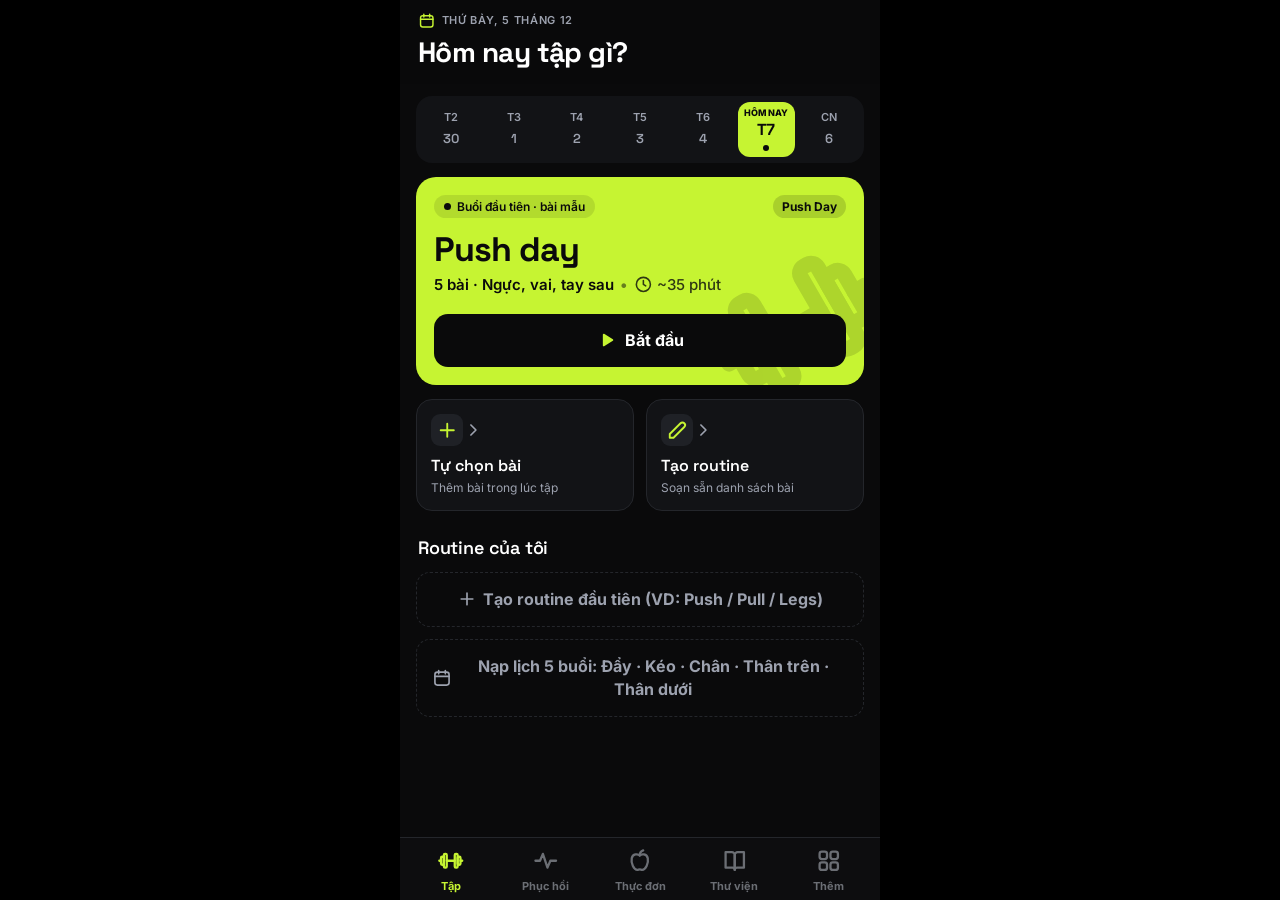
<file: index.html>
<!doctype html>
<html lang="vi">
<head>
<meta charset="utf-8">
<meta name="viewport" content="width=device-width, initial-scale=1, viewport-fit=cover, user-scalable=no">
<meta name="apple-mobile-web-app-capable" content="yes">
<meta name="mobile-web-app-capable" content="yes">
<meta name="apple-mobile-web-app-status-bar-style" content="black-translucent">
<meta name="apple-mobile-web-app-title" content="Gym Log">
<meta name="theme-color" content="#0a0a0b">
<link rel="manifest" href="manifest.webmanifest">
<link rel="apple-touch-icon" href="apple-touch-icon.png">
<link rel="icon" href="icon-192.png">
<title>Gym Log</title>
<link rel="stylesheet" href="css/app.css">
</head>
<body>
<header id="hdr"></header>
<main id="main"></main>

<div id="rest" hidden>
  <div class="rest-in">
    <div class="rest-ring" id="restRing"></div>
    <div class="rest-mid grow"><div class="rest-k">Nghỉ phục hồi</div><div id="restTime">0:00</div></div>
    <button data-act="restAdj" data-d="-15">−15s</button>
    <button data-act="restAdj" data-d="15">+15s</button>
    <button class="skip" data-act="restSkip">Bỏ qua</button>
  </div>
</div>

<nav id="tabs"></nav>
<div id="sheet" hidden><div class="sheet-bg" data-act="closeSheet"></div><div class="sheet-panel" id="sheetPanel"></div></div>
<div id="toast"></div>
<div id="flash" aria-hidden="true"></div>
<input type="file" id="importFile" accept="application/json,.json" hidden>
<input type="file" id="mealFile" accept="image/*" hidden>
<input type="file" id="famFile" accept="image/*" hidden>
<input type="file" id="vaultFile" accept="image/*" hidden>
<input type="file" id="vaultImportFile" hidden>

<script src="data.js"></script>
<script src="js/core.js"></script>
<script src="js/ai.js"></script>
<script src="js/workout.js"></script>
<script src="js/coach.js"></script>
<script src="js/food.js"></script>
<script src="js/body.js"></script>
<script src="js/vault.js"></script>
<script src="js/days.js"></script>
<script src="js/views.js"></script>
<script src="js/main.js"></script>
</body>
</html>
</file>
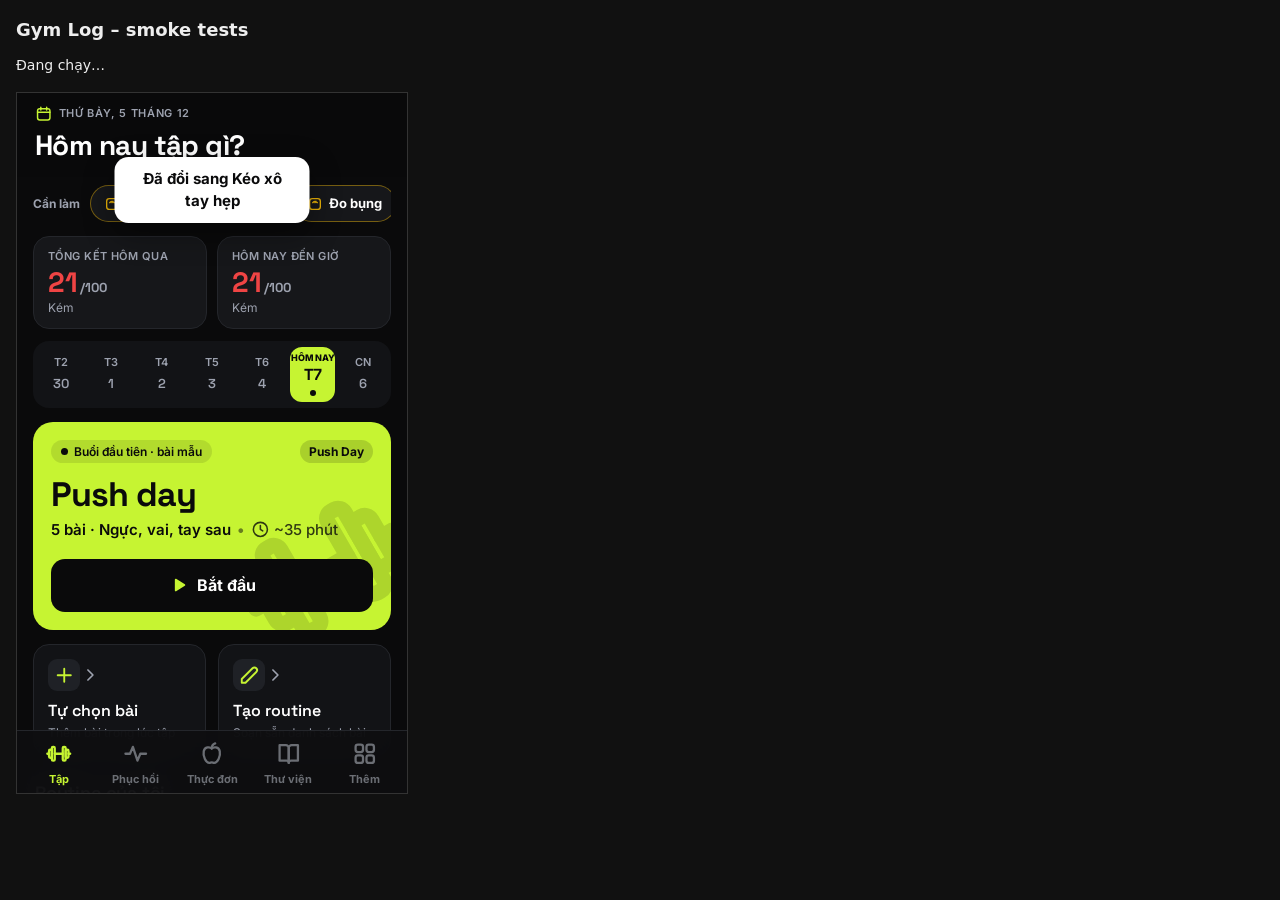
<file: test/smoke.html>
<!doctype html>
<html lang="vi">
<head>
<meta charset="utf-8">
<meta name="viewport" content="width=device-width, initial-scale=1">
<title>Gym Log – smoke tests</title>
<style>
  body { font: 14px/1.5 system-ui, sans-serif; background: #111; color: #eee; margin: 16px; }
  h1 { font-size: 18px; } .ok { color: #4ade80; } .bad { color: #f87171; } pre { white-space: pre-wrap; color: #aaa; margin: 2px 0 8px 18px; }
  iframe { width: 390px; height: 700px; border: 1px solid #333; display: block; margin-top: 16px; }
</style>
</head>
<body>
<h1>Gym Log – smoke tests</h1>
<div id="sum">Đang chạy…</div>
<div id="out"></div>
<iframe id="app" src="../index.html?test"></iframe>
<script>
// Runs the real app in an iframe and drives it through its own functions.
// The user's saved data is backed up before and restored after every run; the photo vault is never touched.
const KEY = 'gymlog.v1', out = document.getElementById('out'), results = [];
const frame = document.getElementById('app');
let ev; // evaluates code inside the app (sees its top-level let/const)
const sleep = ms => new Promise(r => setTimeout(r, ms));
const eq = (a, b, msg) => { if (JSON.stringify(a) !== JSON.stringify(b)) throw new Error(`${msg || 'expected'}: ${JSON.stringify(a)} ≠ ${JSON.stringify(b)}`); };
const ok = (v, msg) => { if (!v) throw new Error(msg || 'expected true'); };
const PROFILE = { sex: 'm', age: 21, height: 172, weight: 72, act: 1.55, goal: 'cut' };
// fresh, deterministic state for each test
function fresh(extra = '') {
  ev(`S = defaults(); S.profile = ${JSON.stringify(PROFILE)}; restEnd = 0; focusEx = null; foodDay = dayKey(); slot = null; mealDraft = null; famDraft = null; closeSheet(); tab = 'workout'; ${extra}; save(); render();`);
}
const daysAgo = n => `Date.now() - ${n} * 864e5`;
const workout = (id, ago, exs) => `{ id: '${id}', name: 'Buổi ${id}', startedAt: ${daysAgo(ago)}, endedAt: ${daysAgo(ago)} + 36e5, prs: [], exercises: ${JSON.stringify(exs)} }`;

const T = {
  'App khởi động, mọi trang render không lỗi': () => {
    fresh();
    for (const t of ['workout', 'recovery', 'nutrition', 'library', 'more', 'body', 'history', 'progress', 'settings', 'profile'])
      ev(`tab = '${t}'; render();`);
    ok(ev(`document.querySelector('#main').innerHTML.length`) > 200, 'main rỗng');
  },
  'Tập trọn một buổi: hiệp → nghỉ → chấm → lưu': async () => {
    fresh(`S.routines = [{ id: 'r1', name: 'Push', day: 1, exercises: [{ name: 'Bench Press', sets: 2, reps: '8–10' }, { name: 'Push-up', sets: 1, reps: '10–15' }] }];
      S.workouts = [${workout('old', 3, [{ name: 'Bench Press', sets: [{ w: 60, r: 9 }, { w: 60, r: 8 }] }])}]`);
    ev(`A.startRoutine({ id: 'r1' })`);
    ok(ev(`!!document.querySelector('#sheetPanel .rd-res')`), 'không hiện bảng trạng thái');
    ev(`A.readySkip()`);
    eq(ev(`S.active.exercises.map(e => e.sets.length)`), [2, 1], 'số hiệp');
    ev(`const ex = S.active.exercises[0]; ex.sets[0].w = '60'; ex.sets[0].r = '10'; A.completeSet();`);
    eq(ev(`document.querySelector('.abot').dataset.state`), 'rest', 'không vào nghỉ');
    ok(ev(`!!document.querySelector('.sfb')`), 'không chấm hiệp');
    ev(`A.setRir({ v: '2' }); stopRest(); S.active.exercises[0].sets[1].r = '8'; A.completeSet(); stopRest();`);
    await sleep(400);
    ok(ev(`document.querySelector('#sheetPanel').innerText.includes('Chấm bài')`), 'không hiện chấm bài');
    ev(`closeSheet(); A.completeSet(); stopRest(); A.finishWorkout();`);
    eq(ev(`S.active`), null, 'chưa kết thúc');
    eq(ev(`S.workouts[0].exercises.map(e => e.name + ':' + e.sets.length)`), ['Bench Press:2', 'Push-up:1']);
    eq(ev(`S.workouts[0].exercises[0].sets[0]`), { w: 60, r: 10, rir: 2 });
  },
  'Chấm từng hiệp': () => {
    fresh(`S.workouts = [${workout('o', 3, [{ name: 'Bench Press', sets: [{ w: 60, r: 9 }, { w: 60, r: 8 }] }])}];
      S.active = { name: 'T', startedAt: Date.now(), exercises: [{ name: 'Bench Press', reps: '8–10', planSets: 2, sets: [{ w: '60', r: '10', done: true }, { w: '62.5', r: '6', done: true, rir: 0 }] }] }`);
    const g0 = ev(`setGrade(S.active.exercises[0], 0)`), g1 = ev(`setGrade(S.active.exercises[0], 1)`);
    eq(g0.score, 100); eq(g0.next, 62.5); eq(g1.label, 'Tạm'); eq(g1.next, 60);
  },
  'Gợi ý tạ: lên / giữ / giảm': () => {
    fresh(`S.workouts = [${workout('a', 2, [{ name: 'Bench Press', sets: [{ w: 60, r: 10 }, { w: 60, r: 10 }] }])}]`);
    eq(ev(`weightHint('Bench Press', '8–10')`), { w: 62.5, up: true });
    fresh(`S.workouts = [${workout('a', 2, [{ name: 'Bench Press', sets: [{ w: 60, r: 9 }, { w: 60, r: 8 }] }])}]`);
    eq(ev(`weightHint('Bench Press', '8–10')`), { w: 60, up: false });
    fresh(`S.workouts = [${workout('a', 2, [{ name: 'Bench Press', sets: [{ w: 60, r: 6, rir: 0 }, { w: 60, r: 5, rir: 0 }] }])}]`);
    eq(ev(`weightHint('Bench Press', '8–10')`), { w: 57.5, up: false, down: true });
  },
  'Điểm ngày cộng đúng 100 và có giấc ngủ': () => {
    fresh(`S.sleepSince = addDays(dayKey(), -3); S.sleep = { [dayKey()]: { bed: '23:00', wake: '07:00' } }`);
    const d = ev(`dayScore(dayKey())`);
    eq(d.parts.reduce((a, p) => a + p[2], 0), 100, 'tổng điểm tối đa');
    ok(d.parts.some(p => p[0] === 'Giấc ngủ' && p[1] === 15), 'ngủ 8 tiếng phải đủ 15');
  },
  'Ngủ trưa: cộng vào giờ ngủ, tối đa 90 phút': () => {
    const pts = naps => { fresh(`S.sleepSince = addDays(dayKey(), -3); S.sleep = { [dayKey()]: { bed: '23:00', wake: '05:00' } }; S.naps = { [dayKey()]: ${JSON.stringify(naps)} }`); return ev(`dayScore(dayKey()).parts.find(p => p[0] === 'Giấc ngủ')[1]`); };
    eq(pts([]), 8, 'đêm 6 tiếng, không ngủ trưa');
    eq(pts([{ s: '12:30', e: '13:30' }]), 12, '6h + 60 phút = 7h');
    eq(pts([{ s: '12:00', e: '14:30' }]), 15, '150 phút chỉ tính 90 → 7,5h');
    ok(ev(`dayScore(dayKey()).items.some(i => /quá dài/.test(i[1]))`), 'phải nhắc ngủ trưa quá dài');
    pts([{ s: '17:00', e: '17:30' }]);
    ok(ev(`dayScore(dayKey()).items.some(i => /sau 16 giờ/.test(i[1]))`), 'phải nhắc ngủ muộn');
    // logging through the sheet: quick button, manual times, delete
    fresh();
    ev(`openNap(dayKey()); document.querySelector('[data-act="napQuick"][data-v="30"]').click()`);
    eq(ev(`napMin(dayKey())`), 30, 'nút 30 phút');
    ev(`document.querySelector('#napS').value = '14:00'; document.querySelector('#napE').value = '14:20'; document.querySelector('[data-act="saveNap"]').click()`);
    eq(ev(`napMin(dayKey())`), 50, 'thêm 20 phút bằng giờ');
    ok(ev(`dayDetail(dayKey())`).includes('Ngủ trưa <b>50 phút</b>'), 'chi tiết ngày có ngủ trưa');
    ev(`tab = 'body'; render()`); ok(ev(`!!document.querySelector('[data-act="napLog"]')`), 'trang Cơ thể có nút ngủ trưa');
    ev(`openNap(dayKey()); document.querySelector('[data-act="delNap"]').click()`);
    eq(ev(`napsOf(dayKey()).length`), 1, 'xóa một lần ngủ trưa');
  },
  'Món ăn vặt: tìm không dấu, có ảnh': async () => {
    fresh();
    ev(`openManualFood()`);
    const names = q => { ev(`renderManualList(${JSON.stringify(q)})`); return ev(`document.querySelector('#mfList').textContent`); };
    ok(names('tieu pho mai').includes('Bánh tiêu phô mai'), 'tìm "tieu pho mai"');
    ok(names('chuoi').includes('Bánh chuối nướng') && names('chuoi').includes('Bánh chuối chiên'), 'tìm "chuoi"');
    ok(names('ca vien').includes('Cá viên chiên'), 'tìm "ca vien"');
    for (const n of ['Bánh chuối nướng', 'Bánh tiêu phô mai', 'Nem chua rán']) {
      const src = ev(`dishImg(${JSON.stringify(n)})`); ok(src, 'thiếu ảnh ' + n);
      ok((await fetch('../' + src)).ok, 'không tải được ' + src);
    }
  },
  'Lịch tuần: bỏ buổi thì lùi lịch': () => {
    fresh(`S.routines = ['A', 'B', 'C'].map((n, i) => ({ id: n, name: n, day: i + 1, exercises: [{ name: 'Squat', sets: 3 }] }))`);
    const st = ev(`schedState(weekStart() + 3 * 864e5 + 10 * 36e5)`); // Thursday, nothing trained
    eq(st.due.name, 'A', 'buổi kế tiếp phải là A');
    ok(st.lag >= 3, 'phải lùi 3 buổi');
  },
  'Ăn uống: ghi món, tổng ngày, sửa món': () => {
    fresh();
    ev(`addFood([{ name: 'Phở bò', g: 500, kcal: 450, p: 25, c: 60, f: 12 }])`);
    eq(ev(`Math.round(dayTotals(dayKey()).kcal)`), 450);
    ev(`openFoodEdit(S.food[dayKey()][0].id); const g = document.querySelector('#feG'); g.value = '250'; g.dispatchEvent(new Event('input', { bubbles: true })); A.foodEditSave();`);
    eq(ev(`Math.round(S.food[dayKey()][0].kcal)`), 225, 'sửa gram phải chia đôi calo');
  },
  'Mâm cơm gia đình: đếm bát và miếng': () => {
    fresh(`S.settings.bowlG = 150`);
    ev(`openFamily(); famStep(0, 1); famStep(0, 1); famStep(0, 1); famStep(0, 1);`); // 2 bát
    ev(`famDraft.items.push({ ...famPreset(FAM[0]), n: 2 }); renderFamily();`); // 2 miếng thịt kho
    eq(Math.round(ev(`famTotals().kcal`)), 2 * 150 * 1.3 + 2 * 130);
  },
  'Gợi ý bữa tiếp vừa calo còn lại': () => {
    fresh(`S.food[dayKey()] = [{ id: 'x', t: Date.now(), name: 'X', g: 100, kcal: 900, p: 40, c: 100, f: 20 }]`);
    const r = ev(`nextMealIdeas()`);
    ok(r.ideas.length >= 2, 'phải có ít nhất 2 gợi ý');
    ok(r.ideas.every(x => x.tot.kcal <= r.Km * 1.15), 'gợi ý vượt calo bữa');
  },
  'Số set mỗi tuần: cơ chính 1, cơ phụ ½': () => {
    fresh(`S.workouts = [${workout('a', 0, [{ name: 'Bench Press', sets: [{ w: 60, r: 8 }, { w: 60, r: 8 }] }])}]`);
    const s = ev(`weekSets(weekStart())`);
    eq(s.chest.n, 2); eq(s.triceps.n, 1); eq(s.frontDelt.n, 1);
  },
  'Khởi động và lắp bánh tạ': () => {
    fresh(`S.active = { name: 'T', startedAt: Date.now(), exercises: [{ name: 'Bench Press', reps: '8–10', planSets: 3, sets: [{ w: '62.5', r: '', done: false }] }] }`);
    eq(ev(`platesText(62.5, 'bb')`), 'Mỗi bên: 20 + 1,25');
    eq(ev(`warmups(S.active.exercises[0], 0)`), [[20, 10], [25, 8], [37.5, 5], [50, 3]]);
  },
  'Đổi bài và né chỗ đau': () => {
    fresh(`S.active = { name: 'T', startedAt: Date.now(), exercises: [{ name: 'Lat Pulldown', planSets: 3, sets: [{ w: '50', r: '10', done: true }, { w: '', r: '', done: false }] }] }`);
    const c = ev(`swapCandidates('Lat Pulldown')`); ok(c.length >= 3, 'quá ít bài thay');
    ev(`swapTo(0, '${c[0]}')`);
    eq(ev(`S.active.exercises.map(e => e.sets.length)`), [1, 1], 'phải tách hiệp đã xong');
    fresh(`S.pain = [{ area: 'Vai', t: Date.now() }]`);
    eq(ev(`painHit('Overhead Press').level`), 'p');
  },
  'Hồ sơ: % mỡ, Big 3, mục tiêu, huy hiệu': () => {
    fresh(`S.body = [{ id: 'b', t: Date.now(), w: 72, waist: 84, neck: 38 }];
      S.workouts = [${workout('a', 1, [{ name: 'Bench Press', sets: [{ w: 70, r: 5 }] }])}];
      S.goals = [{ id: 'g', kind: 'lift', ex: 'Bench Press', target: 80, start: 70, t: Date.now() }]`);
    ok(Math.abs(ev(`bodyComp().bf`) - 17.5) < 1.5, '% mỡ thước dây lệch');
    ok(ev(`big3().lifts.find(l => l.n === 'Bench Press').best`) > 75);
    ok(ev(`goalStatus(S.goals[0]).pct`) >= 0);
    ev(`checkBadges(true)`); ok(ev(`Object.keys(S.badges).includes('w1')`), 'thiếu huy hiệu buổi đầu');
  },
  'Lịch tháng, báo cáo tuần, nước uống': () => {
    fresh(`S.workouts = [${workout('a', 1, [{ name: 'Squat', sets: [{ w: 80, r: 5 }] }])}]`);
    ev(`tab = 'history'; histMode = 'cal'; calMode = 'month'; render();`);
    ok(ev(`document.querySelectorAll('.c2.tr').length`) >= 1, 'không tô ngày đã tập');
    ev(`calMode = 'week'; render(); calMode = 'month';`);
    ev(`openWeekReport(); closeSheet();`);
    ev(`tab = 'nutrition'; render(); A.water({ v: '250' }); A.water({ v: '250' });`);
    eq(ev(`waterOf(dayKey())`), 500);
  },
  'Sao lưu: xuất ra JSON đọc lại được': () => {
    fresh(`S.workouts = [${workout('a', 1, [{ name: 'Squat', sets: [{ w: 80, r: 5 }] }])}]`);
    const json = ev(`JSON.stringify(S)`); const back = JSON.parse(json);
    eq(back.workouts[0].exercises[0].name, 'Squat');
  },
  'AI: đọc JSON đang viết dở': () => {
    eq(ev(`partialJSON('{"items":[{"name":"Phở","kcal":450},{"name":"Trà', true)`), { items: [{ name: 'Phở', kcal: 450 }] }, 'strict chỉ lấy món đã xong');
    eq(ev(`partialJSON('{"verdict":"Tạm","summary":"Ngủ ít')`), { verdict: 'Tạm', summary: 'Ngủ ít' }, 'chữ đang viết vẫn hiện');
    eq(ev(`partialJSON('{"a":1,"b":')`), { a: 1 }, 'khóa chưa có giá trị thì bỏ');
    eq(ev(`partialJSON('{"a":')`), null, 'chưa có gì thì không hiện');
  },
  // Gemini is replaced by a fake inside the app frame; the real key (if any) is put back afterwards.
  'AI: trả lời dần, model dự phòng khi chậm, đổi model khi quá tải': async () => {
    fresh();
    const w = frame.contentWindow, realFetch = w.fetch, realKey = w.localStorage.getItem('gymlog.geminikey'), calls = [];
    const enc = new TextEncoder(), json = (o, status = 200) => new w.Response(JSON.stringify(o), { status, headers: { 'content-type': 'application/json' } });
    const sse = (chunks, signal, gap = 30) => new w.Response(new w.ReadableStream({ async start(c) {
      for (const t of chunks) { await sleep(gap); if (signal?.aborted) { c.error(new DOMException('aborted', 'AbortError')); return; } c.enqueue(enc.encode(`data: ${JSON.stringify({ candidates: [{ content: { parts: [{ text: t }] } }], modelVersion: 'fake' })}\r\n\r\n`)); }
      c.close(); } }));
    const MEAL = JSON.stringify({ isFood: true, note: 'Ổn', items: [{ name: 'Phở', grams: 500, kcal: 450, protein: 25, carbs: 60, fat: 12 }, { name: 'Quẩy', grams: 50, kcal: 200, protein: 3, carbs: 20, fat: 12 }] });
    const pieces = s => [s.slice(0, 40), s.slice(40, 120), s.slice(120)];
    let mode = 'ok';
    w.fetch = async (url, opt) => {
      url = String(url); const model = (url.match(/models\/([^:?]+)/) || [])[1];
      if (/\/models\?/.test(url)) return json({ models: [{ name: 'models/gemini-backup-flash', supportedGenerationMethods: ['generateContent'] }] });
      calls.push({ model, body: JSON.parse(opt.body), signal: opt.signal });
      if (mode === 'slow' && model !== 'gemini-backup-flash') return new Promise((_, bad) => opt.signal.addEventListener('abort', () => bad(new DOMException('aborted', 'AbortError'))));
      if (mode === 'busy' && model !== 'gemini-backup-flash') return json({ error: { code: 503, status: 'UNAVAILABLE', message: 'high demand' } }, 503);
      return sse(pieces(MEAL), opt.signal);
    };
    w.localStorage.setItem('gymlog.geminikey', 'AIza-test');
    try {
      ev(`S.settings.ai = 'gemini'; geminiAlts = null; HEDGE_MS.MINIMAL = 200; window.__parts = []`);
      // 1) streamed: partial results arrive before the end, photo calls ask for lighter images
      let r = await ev(`aiMeal('[data-uri]', '', t => __parts.push((partialJSON(t, true)?.items || []).length))`);
      eq(r.items.length, 2, 'đủ 2 món');
      ok(ev(`__parts.length`) >= 2 && ev(`__parts[0]`) < 2, 'phải thấy kết quả dở trước khi xong');
      eq(calls[0].body.generationConfig.mediaResolution, 'MEDIA_RESOLUTION_MEDIUM', 'ảnh gửi ở độ phân giải vừa');
      // 2) main model silent: the backup starts, wins, and the main request is cancelled
      mode = 'slow'; calls.length = 0;
      r = await ev(`aiMeal(null, 'phở')`);
      eq(r.items.length, 2, 'dự phòng trả lời');
      ok(ev(`lastAI.backup`), 'phải ghi là dùng model dự phòng');
      ok(calls[0].signal.aborted, 'model chính phải bị hủy');
      ok(ev(`aiStamp()`).includes('dự phòng'), 'dòng thời gian ghi dự phòng');
      // 3) main model overloaded: retried once, then the backup answers
      mode = 'busy'; calls.length = 0;
      r = await ev(`aiMeal(null, 'phở')`);
      eq(r.items.length, 2, 'quá tải vẫn có kết quả');
      eq(calls.map(c => c.model).slice(-1)[0], 'gemini-backup-flash');
    } finally {
      w.fetch = realFetch; ev(`HEDGE_MS.MINIMAL = 8000; geminiAlts = null; lastAI = null`);
      if (realKey == null) w.localStorage.removeItem('gymlog.geminikey'); else w.localStorage.setItem('gymlog.geminikey', realKey);
    }
  },
};

(async () => {
  const backup = localStorage.getItem(KEY);
  try {
    await new Promise(r => frame.addEventListener('load', r, { once: true }));
    const w = frame.contentWindow; ev = code => w.eval(code);
    for (let i = 0; i < 50 && ev('typeof render') !== 'function'; i++) await sleep(100);
    w.confirm = () => true; w.alert = () => {}; w.prompt = () => '1';
    const errors = []; w.addEventListener('error', e => errors.push(e.message));
    for (const [name, fn] of Object.entries(T)) {
      try { await fn(); results.push([true, name]); } catch (e) { results.push([false, name, e.message]); }
    }
    if (errors.length) results.push([false, 'Lỗi JavaScript trong app', errors.join('\n')]);
  } catch (e) { results.push([false, 'Không chạy được bộ test', e.message]); }
  finally {
    try { ev && ev('S.active = null; restEnd = 0'); } catch (e) {}
    if (backup == null) localStorage.removeItem(KEY); else localStorage.setItem(KEY, backup);
    try { ev && ev('S = load(); render()'); } catch (e) {}
  }
  const bad = results.filter(r => !r[0]);
  document.getElementById('sum').innerHTML = `<b class="${bad.length ? 'bad' : 'ok'}">${results.length - bad.length}/${results.length} đạt</b>`;
  out.innerHTML = results.map(([o, n, m]) => `<div class="${o ? 'ok' : 'bad'}">${o ? '✓' : '✗'} ${n}</div>${m ? `<pre>${m.replace(/</g, '&lt;')}</pre>` : ''}`).join('');
  document.title = bad.length ? `FAIL ${bad.length}` : 'PASS';
})();
</script>
</body>
</html>
</file>
<file: css/app.css>
:root{--bg:#0a0a0b;--card:#16171a;--card2:#1f2126;--line:#24262b;--text:#ffffff;--muted:#9da2af;--accent:#c6f432;--accent-ink:#0a0a0b;--accent-soft:rgba(198,244,50,.12);--danger:#ef4444;--warn:#eab308;--ok:#22c55e;--sky:#38bdf8;--frame:480px}
*{box-sizing:border-box;-webkit-tap-highlight-color:transparent}
html{background:#000}
html,body{margin:0;color:var(--text);font:16px/1.45 -apple-system,BlinkMacSystemFont,"SF Pro Text","Segoe UI",Roboto,sans-serif;-webkit-text-size-adjust:100%;font-feature-settings:"tnum" 0}
body{background:var(--bg);max-width:var(--frame);margin:0 auto;min-height:100vh;padding-bottom:calc(72px + env(safe-area-inset-bottom));overscroll-behavior-y:none}
body.has-rest{padding-bottom:calc(146px + env(safe-area-inset-bottom))}
.ic{width:1.25em;height:1.25em;fill:none;stroke:currentColor;stroke-width:2;stroke-linecap:round;stroke-linejoin:round;vertical-align:-.25em;flex:none}
/* header */
header{position:sticky;top:0;z-index:5;background:rgba(10,10,11,.88);backdrop-filter:blur(14px);-webkit-backdrop-filter:blur(14px);padding:calc(env(safe-area-inset-top) + 12px) 18px 12px}
header h1{margin:0;font-size:28px;font-weight:800;letter-spacing:-.02em;display:flex;align-items:center;gap:6px}
.back{color:var(--accent);font-size:24px;display:inline-flex;margin-left:-6px}
main{padding:6px 16px 28px}
h2{font-size:19px;font-weight:800;letter-spacing:-.01em;margin:0}
.card{background:var(--card);border:1px solid var(--line);border-radius:18px;padding:16px;margin-bottom:12px}
.row{display:flex;align-items:center}
.gap{gap:8px}.grow{flex:1;min-width:0}.mt{margin-top:12px}
.title{font-weight:700;font-size:17px;letter-spacing:-.01em}
.muted{color:var(--muted)}.small{font-size:13px}
.empty{color:var(--muted);text-align:center;padding:32px 16px;font-size:15px}
.section-h{display:flex;justify-content:space-between;align-items:center;margin:24px 2px 10px}
button{font:inherit;color:inherit;border:0;background:none;cursor:pointer}
button:active{transform:scale(.98)}
.btn{background:var(--card2);color:var(--text);border-radius:14px;padding:12px 14px;font-weight:700;font-size:15px;display:inline-flex;align-items:center;justify-content:center;gap:6px}
.btn.primary{background:var(--accent);color:var(--accent-ink)}
.btn.danger{color:var(--danger)}
.btn.big{width:100%;padding:15px;font-size:16px}
.btn.ghost{background:transparent;border:1px dashed var(--line);color:var(--muted)}
.link{color:var(--accent);font-weight:700;padding:6px 0;display:inline-flex;align-items:center;gap:4px}
.text-btn{display:block;margin:18px auto 0;color:var(--muted);font-size:14px;font-weight:600;padding:8px}
.icon{width:38px;height:38px;border-radius:12px;color:var(--muted);font-size:18px;flex:none;display:inline-flex;align-items:center;justify-content:center}
.icon:active{background:var(--card2)}
input,select{font:inherit;font-size:16px;color:var(--text);background:var(--card2);border:1.5px solid transparent;border-radius:12px;padding:11px 12px;width:100%;outline:none;-webkit-appearance:none;appearance:none}
input:focus,select:focus{border-color:var(--accent)}
select{padding-right:36px;font-weight:700;background-image:url("data:image/svg+xml,%3Csvg xmlns='http://www.w3.org/2000/svg' width='12' height='8'%3E%3Cpath d='M1 1l5 5 5-5' fill='none' stroke='%238a8d93' stroke-width='2'/%3E%3C/svg%3E");background-repeat:no-repeat;background-position:right 14px center}
input::placeholder{color:#55585e}
.name-input{background:transparent;padding:0;font-size:22px;font-weight:800;letter-spacing:-.01em;border:0}
/* home */
.today{color:var(--muted);font-size:14px;font-weight:600;text-transform:capitalize}
.week{display:grid;grid-template-columns:repeat(7,1fr);gap:4px;margin:4px 0 16px}
.day{text-align:center;font-size:12px;color:var(--muted);font-weight:600}
.day i{display:flex;width:36px;height:36px;margin:6px auto 0;border-radius:50%;border:1.5px solid var(--line);align-items:center;justify-content:center;font-style:normal;color:var(--muted);font-size:13px;font-variant-numeric:tabular-nums}
.day.done i{background:var(--accent);border-color:var(--accent);color:var(--accent-ink)}
.day.today:not(.done) i{color:var(--text)}
.day.today{color:var(--text)}
.day.today:not(.done) i{border-color:var(--accent)}
.hero{background:var(--accent);color:var(--accent-ink);border-radius:24px;padding:20px;margin-bottom:12px}
.hero h3{font-size:24px;font-weight:800;letter-spacing:-.02em;margin:4px 0 2px;line-height:1.15}
.hero p{margin:0 0 16px;opacity:.7;font-size:14px;font-weight:600}
.go{background:var(--accent-ink);color:var(--accent);border-radius:999px;padding:12px 20px;font-weight:800;font-size:15px;display:inline-flex;gap:8px;align-items:center}
.quick{display:grid;grid-template-columns:1fr 1fr;gap:8px;margin-bottom:4px}
.quick .btn{white-space:nowrap;padding:12px 8px}
@media (max-width:340px){.quick .btn{font-size:14px}.stat b{font-size:19px}.hero h3{font-size:21px}}
.stats{display:grid;grid-template-columns:repeat(3,1fr);gap:8px;margin-bottom:12px}
.stat{background:var(--card);border:1px solid var(--line);border-radius:16px;padding:14px 12px}
.stat b{display:block;font-size:22px;font-weight:800;letter-spacing:-.02em;font-variant-numeric:tabular-nums}
.stat span{font-size:12px;color:var(--muted);font-weight:600}
.rt{display:flex;align-items:center;gap:12px;background:var(--card);border:1px solid var(--line);border-radius:18px;padding:12px;margin-bottom:8px}
.rt-main{display:flex;align-items:center;gap:12px;flex:1;min-width:0;text-align:left}
.rt-ic{width:46px;height:46px;border-radius:14px;background:var(--accent-soft);color:var(--accent);display:flex;align-items:center;justify-content:center;font-size:22px;flex:none}
.rt-name{font-weight:800;font-size:16px}
.rt-sub{font-size:13px;color:var(--muted);white-space:nowrap;overflow:hidden;text-overflow:ellipsis}
/* sets */
.sets{margin-top:12px}
.set{display:grid;grid-template-columns:24px 60px 1fr 1fr 46px;gap:6px;align-items:center;padding:3px 0}
.prev{font-size:13px;color:var(--muted);padding:10px 0;border-radius:10px;font-variant-numeric:tabular-nums;white-space:nowrap}
.prev:not([disabled]):active{background:var(--card2)}
.prev[disabled]{opacity:.5}
.set.head{font-size:11px;color:var(--muted);text-transform:uppercase;letter-spacing:.06em;font-weight:700;padding-bottom:2px}
.set.head span{text-align:center}
.set input{text-align:center;padding:10px 4px;font-weight:800;font-variant-numeric:tabular-nums}
.setno{text-align:center;color:var(--muted);font-weight:800;font-size:14px}
.check,.set .del{height:42px;border-radius:12px;background:var(--card2);color:var(--muted);font-size:18px;display:flex;align-items:center;justify-content:center}
.set .del{color:var(--danger)}
.set.done input{background:var(--accent-soft);color:var(--accent)}
.set.done .check{background:var(--accent);color:var(--accent-ink)}
.set.done .setno{color:var(--accent)}
.set-actions{display:flex;gap:8px;margin-top:10px}
.set-actions .btn{flex:1;padding:10px;font-size:14px}
.target{font-size:13px;color:var(--muted);margin-top:6px;line-height:1.4}.target svg{width:14px;height:14px;vertical-align:-2px;margin-right:4px}
.ex-row-vi{font-size:13px;opacity:.75;margin-bottom:2px}
.pr-line{display:flex;align-items:center;gap:6px;font-size:13px;color:var(--warn);font-weight:600;margin-top:6px}
.pill{background:var(--card2);border-radius:999px;padding:4px 10px;font-size:13px;white-space:nowrap;font-weight:700}
.r-ex{padding:8px 0;border-bottom:1px solid var(--line);gap:4px}
.hist-h{display:flex;width:100%;text-align:left;align-items:center;gap:8px}
.chev{color:var(--muted);display:inline-flex}
.hist-body{margin-top:12px;border-top:1px solid var(--line);padding-top:8px}
.hist-ex{padding:7px 0}
.chart{width:100%;height:auto;display:block}
.seg{display:flex;background:var(--card2);border-radius:14px;padding:4px;gap:4px}
.seg button{flex:1;padding:9px 0;border-radius:10px;font-weight:700;font-size:14px;color:var(--muted)}
.seg button.on{background:var(--accent);color:var(--accent-ink)}
.badge{display:inline-block;background:rgba(255,197,61,.15);color:var(--warn);border-radius:6px;padding:1px 6px;font-size:11px;font-weight:800;margin-left:6px;letter-spacing:.03em}
/* tabs */
nav#tabs{position:fixed;left:0;right:0;bottom:0;margin:0 auto;max-width:var(--frame);z-index:10;display:flex;background:rgba(14,14,16,.94);backdrop-filter:blur(14px);-webkit-backdrop-filter:blur(14px);border-top:1px solid var(--line);padding:4px 4px env(safe-area-inset-bottom)}
nav#tabs button{flex:1;min-width:0;height:58px;display:flex;flex-direction:column;align-items:center;justify-content:center;gap:4px;font-size:11px;font-weight:700;white-space:nowrap;color:#6b6e74;position:relative}
nav#tabs button .ic{font-size:22px}
nav#tabs button.on{color:var(--accent)}
nav#tabs .dot{position:absolute;top:8px;right:calc(50% - 18px);width:8px;height:8px;border-radius:50%;background:var(--accent);box-shadow:0 0 0 2px var(--bg)}
/* rest timer */
#rest{position:fixed;left:0;right:0;margin:0 auto;width:calc(min(100vw, var(--frame)) - 24px);bottom:calc(74px + env(safe-area-inset-bottom));z-index:9;background:#1b1c20;border:1px solid var(--line);border-radius:20px;overflow:hidden;box-shadow:0 10px 30px rgba(0,0,0,.5)}
#restFill{position:absolute;left:0;top:0;bottom:0;background:var(--accent-soft);transition:width .25s linear}
.rest-in{position:relative;display:flex;align-items:center;gap:6px;padding:8px}
.rest-in button{background:var(--card2);border-radius:12px;padding:11px 12px;font-weight:700;font-size:14px}
.rest-mid{flex:1;text-align:center}
#restTime{font-size:26px;font-weight:800;font-variant-numeric:tabular-nums;color:var(--accent);line-height:1.1}
/* sheet */
#sheet{position:fixed;inset:0;z-index:20}
.sheet-bg{position:absolute;inset:0;background:rgba(0,0,0,.65)}
.sheet-panel{position:absolute;left:0;right:0;bottom:0;margin:0 auto;max-width:var(--frame);max-height:88vh;overflow:auto;background:#141518;border:1px solid var(--line);border-bottom:0;border-radius:24px 24px 0 0;padding:10px 16px calc(20px + env(safe-area-inset-bottom));animation:up .22s ease-out}
.sheet-panel::before{content:"";display:block;width:40px;height:5px;border-radius:3px;background:#3a3b40;margin:0 auto 10px}
@keyframes up{from{transform:translateY(40px);opacity:.5}to{transform:none;opacity:1}}
.sheet-h{display:flex;justify-content:space-between;align-items:center;margin-bottom:12px}
.sheet-h h3{margin:0;font-size:20px;font-weight:800;letter-spacing:-.01em}
.search{margin-bottom:10px}
.pick-list{display:flex;flex-direction:column}
.pick{text-align:left;padding:13px 4px;border-bottom:1px solid var(--line)}
.pick.new{color:var(--accent);font-weight:700;display:flex;align-items:center;gap:8px}
/* body map */
.bodies{display:flex;justify-content:center;gap:12px;margin:4px 0}
.bodies figure{margin:0;flex:1;max-width:150px;text-align:center}
.body{width:100%;height:auto;display:block}
.bodies figcaption{font-size:12px;color:var(--muted);margin-top:2px}
.legend{display:flex;flex-wrap:wrap;gap:6px 14px;justify-content:center;font-size:12px;color:var(--muted);margin-top:10px;font-weight:600}
.legend i{display:inline-block;width:10px;height:10px;border-radius:3px;margin-right:5px;vertical-align:-1px}
.bodymap{display:grid;grid-template-columns:minmax(0,1fr) minmax(0,1.9fr) minmax(0,1fr);gap:2px;align-items:stretch}
.mcol{display:flex;flex-direction:column;justify-content:space-around;padding:6px 0}
.mlabel{display:flex;flex-direction:column;align-items:flex-start;text-align:left;padding:5px 0;line-height:1.25}
.mcol.right .mlabel{align-items:flex-end;text-align:right}
.mname{font-size:13px;font-weight:700}
.mlabel b{font-size:18px;font-weight:800}
.mago{font-size:11px;color:var(--muted)}
.mfig .body{width:100%;height:auto;display:block}
.body [data-act]{cursor:pointer}
.body [data-act]:active{opacity:.75}
.mstat{display:flex;align-items:center;gap:14px;background:var(--card2);border-radius:16px;padding:14px}
.mstat>b{font-size:32px;font-weight:800;min-width:76px}
.mhist{padding:10px 0;border-bottom:1px solid var(--line)}
/* library */
.chips{display:flex;gap:6px;overflow-x:auto;margin:0 -16px 12px;padding:0 16px;scrollbar-width:none}
.chips::-webkit-scrollbar{display:none}
.chips.wrap{flex-wrap:wrap;margin:0;padding:0}
.chip{background:var(--card2);border-radius:999px;padding:9px 15px;font-size:14px;font-weight:700;white-space:nowrap;color:var(--muted)}
.chip.on{background:var(--accent);color:var(--accent-ink)}
.lib-item{display:flex;align-items:center;gap:12px;width:100%;text-align:left;padding:13px 0;border-bottom:1px solid var(--line)}
.lib-item:last-child{border-bottom:0}
.ti-big{width:40px;height:40px;border-radius:12px;background:var(--accent-soft);color:var(--accent);display:flex;align-items:center;justify-content:center;font-size:20px;flex:none}
.ex-name{text-align:left;padding:0;display:flex;align-items:center;gap:12px}
.ex-row{display:flex;align-items:center;gap:14px;width:100%;text-align:left;padding:9px 0;border-bottom:1px solid var(--line)}
.ex-row:last-child{border-bottom:0}
.ex-row-name{font-size:16px;font-weight:700;margin-bottom:2px}
.thumb{position:relative;width:84px;height:64px;flex:none;margin-right:8px}
.thumb img{width:100%;height:100%;object-fit:cover;border-radius:14px;background:var(--card2);display:block}
.thumb-ph{display:flex;align-items:center;justify-content:center;width:100%;height:100%;border-radius:14px;background:var(--card2);color:var(--muted);font-size:26px}
.mthumb{position:absolute;right:-10px;bottom:-6px;width:32px;height:44px;border-radius:9px;background:#e8ebf0;border:2px solid var(--bg);display:flex;justify-content:center;overflow:hidden}
.sheet-panel .mthumb{border-color:#141518}
.mthumb .body{height:100%;width:auto}
.demo{position:relative;aspect-ratio:3/2;border-radius:18px;overflow:hidden;background:var(--card2)}
.demo img{position:absolute;inset:0;width:100%;height:100%;object-fit:cover}
.demo .f2{animation:demoflip 2.4s steps(1) infinite}
@keyframes demoflip{0%{opacity:0}50%{opacity:1}}
.demo-tag{position:absolute;left:10px;top:10px;background:var(--accent);color:var(--accent-ink);font-size:12px;font-weight:800;padding:4px 10px;border-radius:999px}
.info{color:var(--muted);display:inline-flex;font-size:15px;vertical-align:-1px}
.yt{width:100%;margin:14px 0 4px;background:#2a1414;color:#ff8a8a}
.sheet-panel h4{margin:18px 0 6px;font-size:16px;font-weight:800}
.score{display:flex;gap:14px;align-items:center;margin:4px 0 10px}
.ring{width:74px;height:74px;border-radius:50%;background:conic-gradient(var(--accent) calc(var(--p) * 1%),var(--card2) 0);display:grid;place-items:center;flex:none}
.ring b{width:60px;height:60px;border-radius:50%;background:#141518;display:grid;place-items:center;font-size:24px;font-weight:800}
.rev-i{display:flex;gap:10px;padding:9px 0;border-top:1px solid var(--line);font-size:14px;line-height:1.45}
.rev-i svg{width:18px;height:18px;flex:none;margin-top:1px}
.ai-card{background:var(--accent-soft);border:1px solid rgba(198,244,50,.3);border-radius:16px;padding:14px;margin-top:14px;font-size:14px;line-height:1.5}
.ai-h{display:flex;gap:6px;align-items:center;font-weight:800;color:var(--accent)}.ai-h svg{width:16px;height:16px}
.ai-card p{margin:8px 0}.ai-card h4{margin:12px 0 2px}
.eat{display:grid;grid-template-columns:repeat(3,1fr);text-align:center;margin:12px 0 10px}
.eat b{display:block;font-size:24px;font-weight:800;letter-spacing:-.02em;font-variant-numeric:tabular-nums}
.eat span{font-size:12px;color:var(--muted);font-weight:600}
.bar{height:10px;background:var(--card2);border-radius:6px;overflow:hidden}.bar i{display:block;height:100%;border-radius:6px}.bar.thin{height:6px;margin-top:6px}
.food .del,.mi .del{width:30px;height:30px;border-radius:10px;color:var(--muted);display:inline-flex;align-items:center;justify-content:center;flex:none}
.food .del svg,.mi .del svg{width:14px;height:14px}
.meal-img{width:100%;max-height:220px;object-fit:cover;border-radius:14px;margin-bottom:10px}
.mi{display:flex;align-items:center;gap:6px;margin-top:6px}.mi-name{flex:1;min-width:0}
.steps,.tips{margin:0;padding-left:22px}
.steps li,.tips li{margin:7px 0;line-height:1.5}
.steps li::marker{color:var(--accent);font-weight:800}
.tips li{color:#cfd2d8}
/* nutrition */
.form3{display:grid;grid-template-columns:repeat(3,1fr);gap:8px}
label,.lbl{display:block;font-size:13px;color:var(--muted);margin-top:10px;font-weight:600}
label input,label select{margin-top:4px}
.form3 label{margin-top:0}
.kcal{font-size:38px;font-weight:800;line-height:1.05;letter-spacing:-.03em;color:var(--accent)}
.kcal span{font-size:14px;font-weight:600;color:var(--muted);letter-spacing:0}
.food{display:flex;gap:10px;padding:8px 0;border-top:1px solid var(--line);font-size:15px}
.food:first-of-type{margin-top:8px}
#flash{position:fixed;inset:0;z-index:40;pointer-events:none;background:var(--accent);opacity:0}
#flash.on{animation:flash 1.6s ease-out}
@keyframes flash{0%,40%{opacity:.55}20%,60%{opacity:.1}100%{opacity:0}}
.edit-meta{display:grid;grid-template-columns:1.6fr 1fr;gap:8px;margin-top:10px;align-items:end}
.edit-meta label{white-space:nowrap;margin-top:0}
#toast{position:fixed;left:50%;top:calc(env(safe-area-inset-top) + 64px);transform:translateX(-50%) translateY(-20px);background:var(--text);color:#0a0a0b;padding:11px 18px;border-radius:14px;font-weight:700;font-size:15px;opacity:0;pointer-events:none;transition:.25s;z-index:30;max-width:min(90vw,440px);text-align:center;box-shadow:0 10px 30px rgba(0,0,0,.4)}
#toast.show{opacity:1;transform:translateX(-50%)}
/* ===== v2 design (Stitch "V-Strength Dark Performance") ===== */
@font-face{font-family:Inter;font-weight:400 800;font-display:swap;src:url(../fonts/inter-latin.woff2) format('woff2');unicode-range:U+0000-00FF,U+0131,U+0152-0153,U+02BB-02BC,U+02C6,U+02DA,U+02DC,U+0304,U+0308,U+0329,U+2000-206F,U+20AC,U+2122,U+2191,U+2193,U+2212,U+2215,U+FEFF,U+FFFD}
@font-face{font-family:Inter;font-weight:400 800;font-display:swap;src:url(../fonts/inter-vi.woff2) format('woff2');unicode-range:U+0102-0103,U+0110-0111,U+0128-0129,U+0168-0169,U+01A0-01A1,U+01AF-01B0,U+0300-0301,U+0303-0304,U+0308-0309,U+0323,U+0329,U+1EA0-1EF9,U+20AB}
@font-face{font-family:"Space Grotesk";font-weight:500 700;font-display:swap;src:url(../fonts/grotesk-latin.woff2) format('woff2');unicode-range:U+0000-00FF,U+0131,U+0152-0153,U+02BB-02BC,U+02C6,U+02DA,U+02DC,U+0304,U+0308,U+0329,U+2000-206F,U+20AC,U+2122,U+2191,U+2193,U+2212,U+2215,U+FEFF,U+FFFD}
@font-face{font-family:"Space Grotesk";font-weight:500 700;font-display:swap;src:url(../fonts/grotesk-vi.woff2) format('woff2');unicode-range:U+0102-0103,U+0110-0111,U+0128-0129,U+0168-0169,U+01A0-01A1,U+01AF-01B0,U+0300-0301,U+0303-0304,U+0308-0309,U+0323,U+0329,U+1EA0-1EF9,U+20AB}
html,body{font-family:Inter,-apple-system,BlinkMacSystemFont,"Segoe UI",Roboto,sans-serif}
header h1,h2,.hero h3,.stat b,.kcal,.eat b,#restTime,.set input,.ring b,.mc-pct,.mgrid b,.rec-chip b,.sheet-h h3,.qtile b{font-family:"Space Grotesk",Inter,sans-serif}
.lime{color:var(--accent)}.sky{color:var(--sky)}
.kicker{display:flex;align-items:center;gap:6px;font-size:11px;font-weight:600;letter-spacing:.06em;text-transform:uppercase;color:var(--muted)}
.kicker .ic{color:var(--accent);font-size:14px}
header h1{font-size:28px;font-weight:700;letter-spacing:-.02em;margin-top:2px}
h2{font-weight:600;font-size:18px}
.hs{display:flex;align-items:center;gap:6px}.hs .ic{color:var(--accent)}
.count{display:inline-flex;align-items:center;justify-content:center;min-width:22px;height:22px;padding:0 7px;border-radius:999px;background:var(--card2);color:var(--muted);font-size:12px;font-weight:700;font-family:Inter,sans-serif}
.streak{display:inline-flex;align-items:center;gap:4px;background:var(--card2);border-radius:999px;padding:5px 11px;font-size:12px;font-weight:700;white-space:nowrap}
.streak .ic{color:var(--accent)}
.card{border-radius:16px;border-color:var(--line)}
.btn{border-radius:14px}
/* week strip */
.week{background:#121316;border-radius:16px;padding:6px;gap:6px;margin:6px 0 14px;align-items:stretch}
.day{display:flex;flex-direction:column;align-items:center;justify-content:center;gap:4px;padding:8px 0;border-radius:12px;font-size:11px;font-weight:600;color:var(--muted)}
.day b{font-family:"Space Grotesk",sans-serif;font-size:13px;font-weight:600;color:var(--muted)}
.day.done{background:var(--card)}
.day.done i{display:flex;width:24px;height:24px;margin:0;border:0;border-radius:50%;background:rgba(198,244,50,.18);color:var(--accent);align-items:center;justify-content:center;font-size:14px}
.day.today{background:var(--accent);color:var(--accent-ink);padding:6px 0;gap:1px}
.day.today small{font-size:9px;font-weight:800;text-transform:uppercase;line-height:1}
.day.today b{color:var(--accent-ink);font-size:16px;font-weight:700}
.day.today i{width:6px;height:6px;border-radius:50%;background:var(--accent-ink);margin:2px auto 0;display:block;border:0}
.day.today .ic{font-size:13px}
/* hero */
.hero{position:relative;overflow:hidden;border-radius:20px;padding:18px 18px 18px}
.hero-wm{position:absolute;right:-26px;bottom:-34px;font-size:150px;opacity:.13;transform:rotate(-30deg);pointer-events:none}
.hero-top{position:relative;display:flex;justify-content:space-between;align-items:center;gap:8px}
.hero-tag{display:inline-flex;align-items:center;gap:6px;background:rgba(0,0,0,.1);border-radius:999px;padding:3px 10px;font-size:12px;font-weight:600}
.hero-tag i{width:7px;height:7px;border-radius:50%;background:var(--accent-ink);animation:pulse 1.6s ease-in-out infinite}
@keyframes pulse{50%{opacity:.3}}
.hero-tag2{background:rgba(0,0,0,.15);border-radius:999px;padding:3px 9px;font-size:12px;font-weight:700;white-space:nowrap}
.hero h3{position:relative;font-size:34px;font-weight:700;letter-spacing:-.03em;line-height:1.05;margin:14px 0 6px}
.hero p{position:relative;display:flex;align-items:center;flex-wrap:wrap;gap:6px;margin:0 0 18px;opacity:1;font-size:15px;font-weight:600}
.hero p .sep{opacity:.5}.hero p .soft{opacity:.8;font-weight:500;display:inline-flex;align-items:center;gap:4px}
.go{position:relative;width:100%;justify-content:center;background:#0a0a0b;color:#fff;border-radius:14px;padding:15px;font-size:16px;font-weight:700}
.go .ic{color:var(--accent)}
.quick{gap:12px;margin:14px 0 4px}
.qtile{display:flex;flex-direction:column;justify-content:space-between;text-align:left;min-height:96px;padding:14px;border-radius:16px;background:#121316;border:1px solid var(--line)}
.qt-top{display:flex;justify-content:space-between;align-items:center;color:var(--muted);margin-bottom:8px}
.qt-ic{width:32px;height:32px;border-radius:9px;background:var(--card2);color:var(--accent);display:inline-flex;align-items:center;justify-content:center;font-size:18px}
.qtile b{font-size:16px;font-weight:600}
.qtile small{font-size:12px;color:var(--muted);margin-top:2px;white-space:nowrap;overflow:hidden;text-overflow:ellipsis}
.stats-card{padding:12px;background:#121316}
.stats-card .stats{margin:0}
.stat{background:var(--card);border:0;border-radius:12px;padding:10px 6px;text-align:center;display:flex;flex-direction:column;align-items:center}
.stat b{font-size:24px;font-weight:700}
.stat b small{font-size:12px;color:var(--muted);margin-left:2px;font-family:Inter,sans-serif}
.stat span{color:var(--text);font-weight:500;margin-top:2px}
.stat em{font-style:normal;font-size:10px;color:var(--muted);margin-top:3px;line-height:1.2}
.stat em.lime{color:var(--accent)}
.rt{padding:12px 12px 12px 14px;border-radius:16px;margin-bottom:10px}
.rt.on{background:var(--card2);border-color:var(--card2);box-shadow:inset 3px 0 0 var(--accent)}
.rt-ic{background:var(--card2);color:var(--muted);width:44px;height:44px;border-radius:12px}
.rt.on .rt-ic{background:rgba(198,244,50,.18);color:var(--accent)}
.rt-name{font-size:17px;font-weight:500;display:flex;align-items:center;gap:8px}
.rt.on .rt-name{font-weight:700}
.rt.on .rt-sub{color:var(--accent);font-weight:600}
.tag-lime{background:var(--accent);color:var(--accent-ink);border-radius:999px;padding:2px 8px;font-size:10px;font-weight:800;text-transform:uppercase;letter-spacing:.02em;white-space:nowrap}
.chip-lime{background:rgba(198,244,50,.14);color:var(--accent);border-radius:999px;padding:4px 10px;font-size:12px;font-weight:700;white-space:nowrap;font-family:"Space Grotesk",sans-serif}
.live{width:7px;height:7px;border-radius:50%;background:var(--ok);flex:none;animation:pulse 1.6s infinite}
/* exercise cards */
.ex-focus{border-left:3px solid var(--accent);padding:14px}
.ex-sub{font-size:13px;color:var(--muted);margin-top:1px}
.ex-photo{display:block;width:100%;aspect-ratio:16/10;margin:12px 0 4px;border-radius:14px}
.target{display:flex;align-items:center;flex-wrap:wrap;gap:4px 8px;font-size:13px;color:var(--text);font-weight:500;margin-top:10px}
.target svg{margin:0}
.up-pill{display:inline-flex;align-items:center;gap:4px;background:rgba(198,244,50,.14);color:var(--accent);border-radius:999px;padding:2px 9px;font-weight:700;font-size:12px}
.up-pill.hold{background:var(--card2);color:var(--text)}
.up-pill .ic{font-size:12px}
.pr-line{color:var(--muted);font-weight:500;font-size:12px;margin-top:4px}
.pr-line .ic{color:var(--warn)}
.set{grid-template-columns:28px 64px 1fr 1fr 48px;gap:6px;padding:0 6px;margin-bottom:6px;border-radius:14px;background:#121316;min-height:56px}
.set.head{background:none;min-height:0;margin-bottom:4px}
.set input{background:transparent;font-size:26px;font-weight:700;padding:8px 2px;color:var(--text)}
.set input::placeholder{color:#4a4e57}
.set .prev{text-align:left;padding-left:2px}
.set.done{background:#101113}
.set.done input{background:transparent;color:var(--text)}
.set.done .check{background:rgba(34,197,94,.18);color:var(--ok)}
.set.done .setno{color:var(--muted)}
.set.cur{background:var(--card2);box-shadow:inset 0 0 0 1.5px rgba(198,244,50,.45)}
.set.cur input{background:var(--card);border-radius:10px}
.set.cur input:focus{border-color:var(--accent)}
.set.cur .setno{color:var(--accent)}
.set.later input,.set.later .prev,.set.later .setno{opacity:.45}
.check{height:44px}
.qchips{display:flex;align-items:center;gap:6px;overflow-x:auto;margin:6px -14px 0;padding:4px 14px;scrollbar-width:none}
.qchips::-webkit-scrollbar{display:none}
.qchips span{font-size:12px;color:var(--muted);white-space:nowrap;margin-right:2px}
.qchips button{background:var(--card2);border-radius:999px;padding:8px 12px;font-size:13px;font-weight:700;white-space:nowrap}
.set-actions .btn{background:var(--card2);border-radius:999px}
.ex-row2{display:flex;align-items:center;gap:12px;width:100%;text-align:left;background:var(--card);border:1px solid var(--line);border-radius:16px;padding:10px 12px;margin-bottom:10px}
.ex-row2 img,.ex-row2 .ph{width:48px;height:48px;border-radius:10px;object-fit:cover;flex:none;background:var(--card2);display:flex;align-items:center;justify-content:center;color:var(--muted)}
.ex-row2 b{display:block;font-size:15px;font-weight:600}
.ex-row2 small{font-size:12px;color:var(--muted)}
.ex-row2 .prog{font-size:12px;font-weight:700;color:var(--muted);white-space:nowrap;display:inline-flex;align-items:center;gap:4px}
.ex-row2.done{opacity:.6}.ex-row2.done .prog{color:var(--ok)}
/* rest timer pill */
#rest{border-radius:999px;background:var(--card2);border:1px solid rgba(198,244,50,.35);width:calc(min(100vw, var(--frame)) - 24px)}
.rest-in{padding:7px 8px;gap:6px}
.rest-ring{--p:100;width:44px;height:44px;border-radius:50%;flex:none;display:grid;place-items:center;background:conic-gradient(var(--accent) calc(var(--p) * 1%),#30333a 0);color:var(--accent);font-size:18px;position:relative}
.rest-ring::before{content:"";position:absolute;inset:4px;border-radius:50%;background:var(--card2)}
.rest-ring .ic{position:relative}
.rest-mid{text-align:left;padding-left:2px}
.rest-k{font-size:10px;font-weight:600;letter-spacing:.06em;text-transform:uppercase;color:var(--muted);line-height:1.1}
#restTime{font-size:22px;color:var(--text);font-weight:700}
.rest-in button{border-radius:999px;background:var(--card);padding:10px 11px;font-size:13px}
.rest-in button.skip{background:var(--accent);color:var(--accent-ink)}
/* nutrition */
.daynav{display:flex;align-items:center;gap:8px;text-align:center}
.daynav b{display:block;font-size:17px;font-weight:600}.daynav small{font-size:12px;color:var(--muted)}
.round{width:40px;height:40px;border-radius:50%;background:var(--card2);color:var(--text);display:inline-flex;align-items:center;justify-content:center;flex:none}
.round[disabled]{opacity:.3}
.eat{background:#121316;border-radius:14px;padding:12px 4px;margin:12px 0}
.eat span{display:block;text-transform:uppercase;letter-spacing:.05em;font-size:11px;margin-bottom:2px}
.eat b{font-size:26px;font-weight:700}
.eat small{font-size:11px;color:var(--muted)}
.barlbl{display:flex;justify-content:space-between;gap:8px;font-size:12px;color:var(--text);margin:10px 0 5px}
.barlbl b{font-weight:600;font-family:"Space Grotesk",sans-serif}
.bar{height:9px}
.deficit{display:flex;gap:8px;align-items:flex-start;background:#121316;border-radius:12px;padding:10px 12px;margin-top:12px;font-size:12px;color:var(--muted);line-height:1.45}
.deficit .ic{color:var(--accent);font-size:16px;margin-top:1px}
.deficit b{color:var(--text)}
.meal-btns{margin:0 0 12px}
.meal-btns .btn{flex:1;padding:17px 10px;text-transform:uppercase;font-size:14px;letter-spacing:.02em;white-space:nowrap;border-radius:14px}
.meal-btns .btn.primary{flex:1.1}
.meal-card .mh{display:flex;justify-content:space-between;align-items:center;margin-bottom:6px}
.meal-card .mh>span:first-child{display:inline-flex;align-items:center;gap:8px;font-family:"Space Grotesk",sans-serif;font-size:17px;font-weight:600}
.meal-card .mh .ic{color:var(--accent)}
.fitem{display:flex;align-items:center;gap:8px;background:#121316;border-radius:12px;padding:10px 6px 10px 12px;margin-top:8px}
.fitem div{font-size:15px}.fitem small{display:block;font-size:12px;color:var(--muted);margin-top:1px}
.fitem .del{width:34px;height:34px;border-radius:10px;color:var(--muted);display:inline-flex;align-items:center;justify-content:center;flex:none}
.mgrid{display:grid;grid-template-columns:1fr 1fr;gap:8px;margin-top:12px}
.mgrid>div{background:#121316;border-radius:12px;padding:10px 12px}
.mgrid span{display:flex;justify-content:space-between;align-items:center;font-size:12px;color:var(--muted)}
.mgrid b{display:block;font-size:24px;font-weight:700;margin:2px 0}
.mgrid small{font-size:11px;color:var(--muted)}
/* recovery */
.rec-chip{display:inline-flex;flex-direction:column;align-items:flex-end;gap:3px}
.rec-chip b{display:inline-flex;align-items:center;gap:6px;background:var(--card2);border-radius:999px;padding:5px 12px;font-size:20px;font-weight:700}
.rec-chip b i{width:8px;height:8px;border-radius:50%}
.rec-chip small{font-size:10px;font-weight:700;text-transform:uppercase;letter-spacing:.04em}
.map-h{display:flex;justify-content:space-between;align-items:center;margin-bottom:8px}
.map-h span{display:inline-flex;align-items:center;gap:6px;font-size:12px;font-weight:700;text-transform:uppercase;letter-spacing:.05em}
.map-h .ic{color:var(--accent)}
.seg.mini{padding:3px;border-radius:999px;width:auto}
.seg.mini button{padding:5px 14px;border-radius:999px;font-size:12px;flex:none}
.coach{display:flex;gap:12px;align-items:flex-start;background:var(--card2);border-radius:16px;padding:14px;margin-bottom:12px;font-size:14px;line-height:1.5}
.coach>.ic{flex:none;width:38px;height:38px;padding:9px;border-radius:50%;background:rgba(198,244,50,.15);color:var(--accent)}
.coach-k{display:flex;justify-content:space-between;font-size:11px;font-weight:800;text-transform:uppercase;letter-spacing:.05em;color:var(--accent);margin-bottom:3px}
.coach-k span{color:var(--muted);font-weight:600;text-transform:none;letter-spacing:0}
.coach b{color:var(--accent);font-weight:600}
.mcard{display:block;width:100%;text-align:left;background:var(--card);border:1px solid var(--line);border-radius:16px;padding:14px;margin-bottom:10px}
.mc-top{display:flex;align-items:center;gap:12px}
.mc-ic{width:36px;height:36px;border-radius:50%;display:inline-flex;align-items:center;justify-content:center;flex:none;font-size:16px}
.mc-name{font-size:16px;font-weight:600}.mc-name span{color:var(--muted);font-weight:400}
.mc-sub{font-size:12px;color:var(--muted);margin-top:1px}
.mc-right{display:flex;flex-direction:column;align-items:flex-end;gap:3px}
.mc-pct{font-size:22px;font-weight:700;line-height:1}
.mc-tag{font-size:10px;font-weight:700;border-radius:999px;padding:2px 8px;white-space:nowrap}
.mc-bar{height:6px;border-radius:3px;background:#2a2c31;margin-top:12px;overflow:hidden}.mc-bar i{display:block;height:100%;border-radius:3px}
.legend{gap:6px 16px}
.mgrid span .ic{font-size:14px}
.ex-focus{scroll-margin-top:150px}
.remind{display:flex;align-items:center;gap:12px;width:100%;text-align:left;padding:12px 14px}
.remind b{display:block;font-size:15px;font-weight:600}.remind small{display:block;font-size:12px;color:var(--muted);margin-top:2px;line-height:1.4}
.load-note{display:flex;align-items:center;gap:5px;font-size:12px;color:var(--muted);margin-top:4px}.load-note .ic{font-size:13px;color:var(--sky)}
.backup-row{background:#121316;border-radius:14px;padding:10px 10px 10px 14px;align-items:center}
.verdict{display:flex;flex-direction:column;gap:2px;border-radius:12px;padding:10px 12px;margin:10px 0 4px}.verdict b{font-family:'Space Grotesk',sans-serif;font-size:20px}.verdict span{color:var(--text);font-size:13px}
.day em{font-style:normal;font-size:9px;font-weight:700;line-height:1;color:var(--text);opacity:.85;white-space:nowrap;max-width:100%;overflow:hidden;text-overflow:ellipsis}
.day.done em{color:var(--muted);opacity:1}.day.today em{color:var(--accent-ink);opacity:1;margin-top:2px}
.hero-note{position:relative;display:flex;gap:7px;align-items:flex-start;font-size:13px;font-weight:600;line-height:1.35;background:rgba(0,0,0,.09);border-radius:10px;padding:8px 10px;margin:-6px 0 12px}
.hero-note .ic{flex:none;margin-top:1px}
.hero-alt{position:relative;display:flex;justify-content:space-between;align-items:center;gap:10px;margin-top:12px;font-size:13px;font-weight:600}
.hero-alt button{color:inherit;text-decoration:underline;text-underline-offset:2px;text-align:left;padding:4px 0}
.dtiles{display:grid;grid-template-columns:1fr 1fr;gap:10px;margin-bottom:12px}
.dtile{display:flex;flex-direction:column;align-items:flex-start;text-align:left;background:var(--card);border:1px solid var(--line);border-radius:16px;padding:12px 14px}
.dtile small{font-size:11px;color:var(--muted);font-weight:600;text-transform:uppercase;letter-spacing:.04em}
.dtile b{font-family:"Space Grotesk",sans-serif;font-size:28px;font-weight:700;line-height:1.1;margin-top:2px}.dtile b span{font-size:13px;color:var(--muted);margin-left:2px}
.dtile em{font-style:normal;font-size:12px;color:var(--muted);margin-top:1px}
.dpart{display:grid;grid-template-columns:72px 1fr 40px;align-items:center;gap:8px;font-size:12px;margin-top:5px}.dpart .bar{margin:0}.dpart b{text-align:right;font-size:12px}
.todo{display:flex;flex-wrap:wrap;gap:8px;margin-top:12px}.todo .btn{flex:1;white-space:nowrap;background:var(--accent);color:var(--accent-ink)}
.slot{display:flex;gap:8px;margin:0 0 8px}.slot select{flex:1;min-width:0;padding:9px 30px 9px 10px;font-size:14px}
.slot-time{display:flex;align-items:center;gap:6px;background:var(--card2);border-radius:12px;padding:0 10px;margin:0;color:var(--muted)}.slot-time input{background:none;padding:9px 0;width:76px;font-weight:700;font-size:15px}
.slot-meal{margin-bottom:10px}.slot-meal button{padding:7px 0;font-size:13px}
.slot-hint{font-size:12px;color:var(--muted);margin:-4px 0 10px}
.pick.dish{display:flex;align-items:center;gap:10px}.pick.dish b{white-space:nowrap;color:var(--accent)}
.fthumb{width:44px;height:44px;border-radius:10px;object-fit:cover;flex:none;background:var(--card2)}
.fthumb.ph{display:inline-flex;align-items:center;justify-content:center;color:var(--muted);font-size:18px}
.pick.dish .fthumb{width:52px;height:52px;border-radius:12px}
.pgroup{display:flex;gap:10px;align-items:flex-start;background:#121316;border-radius:14px;padding:10px;margin-top:8px}
.pgroup .fitem{background:none;border-radius:0;padding:6px 0 6px 2px;margin:0;border-top:1px solid var(--line)}.pgroup .fitem:first-child{border-top:0;padding-top:0}
.pg-side{display:flex;flex-direction:column;align-items:center;gap:4px;flex:none}
.pg-side img{width:76px;height:76px;border-radius:12px;object-fit:cover}
.pg-side span{font-size:11px;font-weight:700;color:var(--accent);font-family:"Space Grotesk",sans-serif}
.prog-cur{border-color:var(--accent)}.prog-cur .prog{color:var(--accent)}.ex-row2.on{border-color:var(--accent)}
.vault-lock{text-align:center;padding:22px 18px}.vault-ic{font-size:30px;color:var(--accent)}
.vgrid{display:grid;grid-template-columns:repeat(3,1fr);gap:8px}
.vcell{position:relative;border-radius:12px;overflow:hidden;aspect-ratio:3/4;background:var(--card2)}.vcell img{width:100%;height:100%;object-fit:cover}
.vcell span{position:absolute;left:0;right:0;bottom:0;font-size:11px;font-weight:700;padding:14px 6px 5px;background:linear-gradient(transparent,rgba(0,0,0,.75))}
.vcmp{display:grid;grid-template-columns:60px 1fr;align-items:center;gap:8px;margin-top:8px}.vcmp span{font-size:13px;font-weight:700}
.vcmp div{display:grid;grid-template-columns:1fr 1fr;gap:6px}.vcmp img,.vcmp i{width:100%;aspect-ratio:3/4;object-fit:cover;border-radius:10px;background:var(--card2)}
.sleep-in{display:grid;grid-template-columns:minmax(0,1fr) minmax(0,1fr) auto;gap:8px;margin-top:10px}.sleep-in .slot-time{font-size:13px;font-weight:600;min-width:0;padding:0 8px}.sleep-in .slot-time input{width:auto;flex:1;min-width:0}.sleep-warn{border:1px solid var(--warn)}.sleep-warn .qt-ic{color:var(--warn)}
.body-rev .qt-ic{color:var(--accent)}
.cal-h{display:flex;align-items:center;justify-content:space-between;margin-bottom:4px}.cal-h b{font-size:16px}.cal-h .icon:disabled{opacity:.25}
.dd-sec{border-top:1px solid var(--line);padding-top:10px;margin-top:12px}.dd-sec h4{display:flex;align-items:center;gap:6px;margin:0 0 6px;font-size:14px}
.dd-w+.dd-w{margin-top:12px}
.sets-fig{margin:6px auto 2px;max-width:300px}
.sets-row{display:grid;grid-template-columns:78px minmax(0,1fr) 28px 46px 30px;align-items:center;gap:6px;width:100%;padding:7px 0;border-top:1px solid var(--line);text-align:left;color:var(--text);font:inherit}
.sets-row .bar{margin:0}.sets-row .sr-n{font-size:13px;font-weight:600}.sets-row b{text-align:right;font-size:14px}.sr-t{font-size:11px}.sr-d{font-size:11px;font-weight:700;text-align:right;color:var(--muted)}.sr-d.up{color:var(--ok)}.sr-d.down{color:var(--danger)}
.stat em.bad{color:var(--danger)}
.b3{display:flex;align-items:center;gap:10px;padding:10px 0;border-bottom:1px solid var(--line)}.b3:last-of-type{border-bottom:0}
.lv{font-size:12px;font-weight:800;padding:4px 10px;border-radius:99px;background:var(--card2);color:var(--muted);white-space:nowrap}
.lv1{color:var(--sky)}.lv2{color:var(--ok)}.lv3{color:var(--warn)}.lv4{color:var(--danger)}
.calc-1rm{font-size:15px;margin-bottom:8px}.calc-1rm b{font-size:22px;color:var(--accent);margin-left:6px}
.calc-t{display:grid;grid-template-columns:repeat(3,minmax(0,1fr));gap:6px}.calc-t div{background:var(--card2);border-radius:10px;padding:8px;display:flex;flex-direction:column}
.calc-t span{font-size:11px;color:var(--muted);font-weight:700}.calc-t b{font-size:15px}.calc-t small{font-size:10px;color:var(--muted)}
.badges{display:grid;grid-template-columns:repeat(3,minmax(0,1fr));gap:8px}
.badge-c{background:var(--card);border-radius:14px;padding:10px 8px;text-align:center;display:flex;flex-direction:column;align-items:center;gap:3px;opacity:.55}
.badge-c.on{opacity:1;box-shadow:inset 0 0 0 1.5px color-mix(in srgb,var(--accent) 60%,transparent)}
.badge-c .b-ic{width:34px;height:34px;border-radius:50%;display:grid;place-items:center;background:var(--card2);color:var(--muted)}.badge-c.on .b-ic{background:color-mix(in srgb,var(--accent) 20%,transparent);color:var(--accent)}
.badge-c b{font-size:12px;line-height:1.2}.badge-c small{font-size:10px;color:var(--muted);line-height:1.25}.badge-c em{font-style:normal;font-size:10px;color:var(--muted)}.badge-c .bar{width:100%;margin-top:2px}
.badge-c .bar i{background:var(--accent)}
.fam-btn{width:100%;margin:-4px 0 12px;justify-content:center}.fam-btn small{font-weight:500;color:var(--muted);margin-left:6px;font-size:12px}
.fam-row{display:grid;grid-template-columns:40px minmax(0,1fr) auto 40px;align-items:center;gap:8px;padding:8px 0;border-bottom:1px solid var(--line)}
.fam-row b{font-size:14px;display:block}.fam-row small{font-size:11px;color:var(--muted);line-height:1.35}.fam-row small .link{font-size:11px;padding:0}
.fam-row .fthumb{width:40px;height:40px}
.stepper{display:flex;align-items:center;gap:2px;background:var(--card2);border-radius:12px;padding:2px}
.stepper button{width:32px;height:32px;display:grid;place-items:center;border-radius:10px;color:var(--text)}.stepper button:active{background:var(--line)}
.stepper b{min-width:26px;text-align:center;font-size:15px}
.fam-k{text-align:right;font-size:12px;font-weight:700;color:var(--accent)}
.fam-tot{display:flex;align-items:center;margin-top:14px;padding:12px 14px;background:var(--card2);border-radius:12px}.fam-tot b{color:var(--accent)}
.ai-sec{font-variant-numeric:tabular-nums;color:var(--muted);font-size:13px;font-weight:600}
.cal2{padding:14px 14px 12px}.cal2-h{display:flex;align-items:center;gap:6px}.cal2-h .icon:disabled{opacity:.25}.cal-mode{width:130px}
.cal2-t{font-size:22px;margin:10px 4px 12px;display:flex;align-items:baseline;gap:10px}.cal2-t small{font-size:13px;color:var(--muted);font-weight:500}
.c2-w,.c2-g{display:grid;grid-template-columns:repeat(7,minmax(0,1fr))}.c2-w span{text-align:center;font-size:12px;color:var(--muted);padding-bottom:8px}
.c2-g{row-gap:6px}.c2{display:flex;flex-direction:column;align-items:center;gap:3px;color:var(--text);font:inherit;padding:0}
.c2 span{width:38px;height:38px;border-radius:50%;display:grid;place-items:center;font-size:15px;font-weight:600}
.c2.tr span{background:var(--accent);color:#0b0d10;font-weight:800}.c2.now span{box-shadow:inset 0 0 0 2px var(--accent)}.c2.tr.now span{box-shadow:inset 0 0 0 2px #fff}
.c2 i{width:5px;height:5px;border-radius:50%;display:block}.c2.off{opacity:.3}
.c2-leg{display:flex;flex-wrap:wrap;justify-content:center;gap:14px;font-size:11px;color:var(--muted);margin-top:14px}.c2-leg span{display:flex;align-items:center;gap:4px}
.c2-leg i{width:6px;height:6px;border-radius:50%;display:block}.c2-leg b{width:12px;height:12px;border-radius:50%;display:block}.c2-tr{background:var(--accent)}.c2-now{box-shadow:inset 0 0 0 2px var(--accent)}
.cal-stats{display:grid;grid-template-columns:1fr 1fr;gap:8px;margin-bottom:12px}
.cal-stats div{background:var(--card);border-radius:14px;padding:12px;display:grid;grid-template-columns:auto 1fr;column-gap:10px;align-items:center}
.cs-ic{grid-row:span 2;font-size:22px;display:grid}.cal-stats b{font-size:20px;line-height:1.1}.cal-stats b small{font-size:12px;color:var(--muted);font-weight:500}.cal-stats em{font-style:normal;font-size:11px;color:var(--muted)}
.cal-wrow{display:flex;align-items:center;gap:12px;width:100%;padding:10px 4px;border-top:1px solid var(--line);text-align:left;color:var(--text);font:inherit}
.cal-wrow.off{opacity:.45}.cal-wrow.now .wr-d b{color:var(--accent)}
.wr-d{width:34px;display:flex;flex-direction:column;align-items:center}.wr-d small{font-size:11px;color:var(--muted)}.wr-d b{font-size:18px}
.cal-wrow .grow b{display:block;font-size:14px}.cal-wrow .grow small{display:block;font-size:12px;color:var(--muted);margin-top:2px}
.wr-s{font-size:13px;font-weight:800;padding:4px 9px;border-radius:99px}
.exm{display:flex;align-items:center;gap:10px;min-width:0}.exm img,.exm-ph{width:44px;height:44px;border-radius:10px;object-fit:cover;flex:none;background:var(--card2)}
.exm-ph{display:grid;place-items:center;font-size:9px;font-weight:700;color:var(--muted);text-align:center;line-height:1.1;padding:2px}
.exm-t{display:flex;flex-direction:column;min-width:0}.exm-t b{font-size:14px;line-height:1.25}.exm-t small{font-size:12px;color:var(--muted)}.exm-t em{font-style:normal;font-size:12px;color:var(--muted)}
.exm-t .badge{align-self:flex-start;margin:2px 0}.hist-ex{padding:6px 0}
.tip{display:inline-grid;place-items:center;width:22px;height:22px;border-radius:50%;color:var(--muted);vertical-align:middle;padding:0;flex:none}.tip svg{width:16px;height:16px}
.tip-body{font-size:15px;line-height:1.55;color:var(--text)}
.tasks{display:flex;align-items:center;gap:10px;margin-bottom:12px}.tasks>span{font-size:12px;font-weight:700;color:var(--muted);white-space:nowrap}
.tasks-row{display:flex;gap:8px;overflow-x:auto;scrollbar-width:none;padding:2px 0}.tasks-row::-webkit-scrollbar{display:none}
.task{display:flex;align-items:center;gap:6px;white-space:nowrap;background:var(--card);border:1px solid color-mix(in srgb,var(--warn) 45%,transparent);color:var(--text);border-radius:99px;padding:8px 13px;font-size:13px;font-weight:700}
.task svg{width:16px;height:16px;color:var(--warn)}
details.fold summary{list-style:none;cursor:pointer;display:flex;align-items:center;gap:6px}details.fold summary::-webkit-details-marker{display:none}
details.fold summary::after{content:'›';margin-left:auto;font-size:22px;color:var(--muted);transition:transform .2s}details.fold[open] summary::after{transform:rotate(90deg)}
.abar2{display:flex;align-items:center;gap:12px;padding:4px 2px}.abar2 b{display:block;font-size:20px;line-height:1.2}.abar2 small{color:var(--muted);font-size:13px}
.ab-time{display:flex;align-items:center;gap:7px;background:var(--card);border-radius:99px;padding:9px 14px;font:700 17px 'Space Grotesk',sans-serif;font-variant-numeric:tabular-nums}
.ab-time i{width:8px;height:8px;border-radius:50%;background:var(--accent);animation:pulse 1.6s infinite}.ab-time.paused i{background:var(--warn);animation:none}
.hero2{position:relative;background:#fff;border-radius:22px;overflow:hidden;margin-bottom:16px}
.h2-img{display:block;width:100%;aspect-ratio:16/10;position:relative;padding:0}.h2-img img{position:absolute;inset:0;width:100%;height:100%;object-fit:cover}
.h2-img .f2{animation:demoflip 2.4s steps(1) infinite}.h2-ph{display:grid;place-items:center;height:100%;color:#333;font-size:24px;font-weight:800;padding:20px;text-align:center}
.h2-tag{position:absolute;left:12px;top:12px;display:flex;align-items:center;gap:6px;background:rgba(40,42,48,.85);color:var(--accent);font-size:11px;font-weight:800;letter-spacing:.12em;text-transform:uppercase;padding:7px 12px;border-radius:99px}
.h2-tag i{width:7px;height:7px;border-radius:50%;background:var(--accent)}
.h2-info{position:absolute;right:12px;top:12px;width:36px;height:36px;border-radius:50%;background:rgba(40,42,48,.85);color:#fff;display:grid;place-items:center}
.h2-name{position:absolute;left:12px;bottom:28px;background:rgba(40,42,48,.88);color:#fff;border-radius:14px;padding:8px 12px;max-width:70%}.h2-name b{display:block;font-size:17px}.h2-name small{font-size:12px;color:#c9cbd1}
.h2-prog{position:absolute;left:12px;right:12px;bottom:10px;display:flex;gap:4px}.h2-prog i{flex:1;height:5px;border-radius:3px;background:rgba(0,0,0,.18);overflow:hidden}.h2-prog i b{display:block;height:100%;background:#65a30d}.h2-prog i.on{background:rgba(0,0,0,.3)}
.ec-head{display:flex;align-items:center;gap:8px;margin:4px 2px 10px;font-size:12px;font-weight:700;letter-spacing:.12em;text-transform:uppercase;color:var(--muted)}.ec-head b{color:var(--text);margin-left:4px}
.ec-head .icon{width:38px;height:38px;border-radius:50%;background:var(--card)}.ec-head .icon.add{background:color-mix(in srgb,var(--accent) 22%,transparent);color:var(--accent)}
.ec{background:var(--card);border-radius:20px;margin-bottom:10px;overflow:hidden}.ec.cur{box-shadow:inset 0 0 0 1.5px color-mix(in srgb,var(--accent) 45%,transparent)}
.ec-h{display:flex;align-items:center;gap:4px;padding:10px 8px 10px 12px}.ec-hb{display:flex;align-items:center;gap:12px;flex:1;min-width:0;text-align:left;color:var(--text);padding:0}
.ec-hb img,.ec-hb .exm-ph{width:52px;height:52px;border-radius:12px;object-fit:cover;flex:none;background:var(--card2)}
.ec-hb b{display:block;font-size:16px}.ec.cur .ec-hb b{color:var(--accent)}.ec-hb small{display:block;font-size:12px;color:var(--muted)}
.ec-meta{display:flex;align-items:center;flex-wrap:wrap;gap:6px;font-size:12px;color:var(--muted);margin-top:3px}
.st{font-style:normal;font-size:10px;font-weight:800;letter-spacing:.08em;text-transform:uppercase;padding:3px 8px;border-radius:99px;background:var(--card2)}
.st.cur{background:var(--accent);color:#0b0d10}.st.done{background:color-mix(in srgb,var(--ok) 22%,transparent);color:var(--ok)}.st.part{color:var(--warn)}
.rest-c{display:inline-flex;align-items:center;gap:3px;color:var(--accent)}.rest-c svg{width:12px;height:12px}
.ec.done{opacity:.75}
.ec-b{padding:0 12px 10px}.ec-note{display:flex;flex-wrap:wrap;align-items:center;gap:8px;font-size:12px;color:var(--muted);margin-bottom:8px}
.ec-cols,.ec-row{display:grid;grid-template-columns:34px minmax(0,1fr) 64px 64px 40px;align-items:center;gap:6px}
.ec-cols{font-size:10px;font-weight:800;letter-spacing:.1em;text-transform:uppercase;color:var(--muted);padding:0 4px 6px}
.ec-row{padding:6px 4px;border-top:1px solid var(--line)}.ec-row .no{font-weight:700;color:var(--muted);text-align:center}.ec-row .pv{font-size:12px;color:var(--muted)}
.ec-row input{width:100%;text-align:center;padding:8px 4px;font-weight:700}.ec-row.done{opacity:.6}
.ring-btn{width:34px;height:34px;border-radius:50%;border:2px solid var(--line);display:grid;place-items:center;justify-self:center}.ring-btn.on{background:var(--accent);border-color:var(--accent);color:#0b0d10}
.ec-cur .ring-btn{border-color:var(--accent);width:40px;height:40px}
.ec-cur{background:color-mix(in srgb,var(--accent) 9%,var(--card2));border-radius:16px;padding:12px;margin:4px 0 6px}
.ec-cur-h{display:flex;align-items:center;gap:10px;margin-bottom:10px}.ec-cur-h b{color:var(--accent);letter-spacing:.1em;text-transform:uppercase;font-size:13px}.ec-cur-h span{flex:1;font-size:13px;color:var(--muted)}
.stps{display:grid;grid-template-columns:1fr 1fr;gap:8px}.stps.one{grid-template-columns:1fr}
.stp{display:flex;align-items:center;background:var(--bg);border-radius:14px;padding:6px}.stp button{width:40px;height:40px;border-radius:50%;background:var(--card2);display:grid;place-items:center;color:var(--text);flex:none}
.stp label{flex:1;display:flex;flex-direction:column;align-items:center;min-width:0}.stp input{width:100%;background:none;border:0;text-align:center;font:800 26px 'Space Grotesk',sans-serif;padding:0;color:var(--text)}
.stp small{font-size:10px;font-weight:800;letter-spacing:.12em;text-transform:uppercase;color:var(--muted)}
.ec-f{display:flex;gap:16px;padding:8px 4px 2px}.ec-f button{display:flex;align-items:center;gap:6px;color:var(--accent);font-weight:800;font-size:13px;letter-spacing:.06em;text-transform:uppercase}.ec-f button.muted{color:var(--muted)}
body.on-active main{padding-bottom:calc(170px + env(safe-area-inset-bottom))}
.abot{position:fixed;left:0;right:0;margin:0 auto;width:calc(min(100vw, var(--frame)) - 16px);bottom:calc(70px + env(safe-area-inset-bottom));z-index:9;display:flex;align-items:center;gap:8px;background:rgba(20,21,24,.96);backdrop-filter:blur(12px);-webkit-backdrop-filter:blur(12px);border:1px solid var(--line);border-radius:24px;padding:8px}
.ab-side{display:flex;flex-direction:column;align-items:center;gap:3px;width:62px;font-size:9px;font-weight:800;letter-spacing:.02em;white-space:nowrap;text-transform:uppercase;color:var(--accent)}
.ab-side svg{width:22px;height:22px}.ab-side.end{color:var(--danger)}.ab-side .sq{width:16px;height:16px;border-radius:4px;background:var(--danger);display:block;margin:3px 0}
.ab-main{flex:1;display:flex;flex-direction:column;align-items:center;background:var(--accent);color:#0b0d10;border-radius:99px;padding:11px 8px;box-shadow:0 6px 24px color-mix(in srgb,var(--accent) 35%,transparent)}
.ab-main b{display:flex;align-items:center;gap:6px;font-size:14px;font-weight:900;letter-spacing:.04em;text-transform:uppercase;white-space:nowrap}.ab-main b svg{width:18px;height:18px}.ab-main small{font-size:12px;opacity:.75}
.ab-main.rest{background:var(--card2);color:var(--text);box-shadow:none}.ab-main.rest b{color:var(--accent);font-variant-numeric:tabular-nums}.ab-main.off{background:var(--card2);color:var(--warn);box-shadow:none}
.menu-list{display:flex;flex-direction:column}.menu-list button{display:flex;align-items:center;gap:12px;padding:14px 4px;border-bottom:1px solid var(--line);color:var(--text);font-size:15px;text-align:left}.menu-list button.danger{color:var(--danger)}
.warm{display:flex;align-items:center;gap:8px;background:color-mix(in srgb,var(--warn) 12%,transparent);border-radius:12px;padding:8px 10px;font-size:13px;margin-bottom:8px}.warm svg{width:16px;height:16px;color:var(--warn);flex:none}
.plates{display:flex;align-items:center;gap:8px;font-size:13px;margin-top:8px;color:var(--muted)}.plates svg{width:16px;height:16px;color:var(--accent);flex:none}.plates .grow{color:var(--text)}.plates .link{font-size:12px}
.swap-row{display:flex;align-items:center;gap:8px;width:100%;padding:10px 0;border-bottom:1px solid var(--line);text-align:left;color:var(--text)}.swap-row .exm{flex:1}.swap-row>svg{color:var(--muted)}
.next-meal{display:flex;align-items:center;gap:12px;width:100%;background:var(--card);border-radius:16px;padding:12px 14px;margin:0 0 12px;text-align:left;color:var(--text)}
.next-meal>svg:first-child{width:22px;height:22px;color:var(--warn)}.next-meal b{display:block;font-size:15px}.next-meal small{font-size:12px;color:var(--muted)}.next-meal>svg:last-child{color:var(--muted)}
.nm-left{display:grid;grid-template-columns:1fr 1fr;gap:8px;margin-bottom:12px}.nm-left div{background:var(--card2);border-radius:12px;padding:10px;text-align:center}.nm-left b{font-size:22px;display:block}.nm-left small{font-size:11px;color:var(--muted)}
.nm{background:var(--card2);border-radius:16px;padding:12px;margin-bottom:10px}.nm-h{display:flex;align-items:center;gap:10px}.nm-h small{display:block;font-size:11px;color:var(--muted);text-transform:uppercase;letter-spacing:.06em}.nm-h b{font-size:15px}
.nm-k{text-align:right}.nm-k b{display:block;font-size:18px;color:var(--accent)}.nm-k small{font-size:11px;color:var(--sky)}.nm-items{font-size:12px;color:var(--muted);margin-top:8px;line-height:1.5}.nm .btn{width:100%}
.abot{flex-direction:column;align-items:stretch}.ab-row{display:flex;align-items:center;gap:8px}
.rir{display:flex;flex-direction:column;gap:6px;padding:2px 4px 8px}.rir span{font-size:12px;color:var(--muted);text-align:center}
.rir div{display:grid;grid-template-columns:repeat(4,1fr);gap:6px}.rir button{background:var(--card2);border-radius:10px;padding:8px 2px;font-size:12px;font-weight:700;color:var(--text)}.rir button.on{background:var(--accent);color:#0b0d10}
.deload{border:1px solid color-mix(in srgb,var(--sky) 45%,transparent)}.deload .qt-ic{color:var(--sky)}.deload b{display:block}.deload small{font-size:12px;color:var(--muted);line-height:1.4}
.deload-line{display:flex;align-items:center;gap:8px;font-size:13px;color:var(--sky);background:color-mix(in srgb,var(--sky) 12%,transparent);border-radius:12px;padding:8px 12px;margin-bottom:10px}.deload-line svg{width:16px;height:16px}
.chip.on.danger{background:var(--danger);color:#fff}
.st.pain{background:color-mix(in srgb,var(--danger) 20%,transparent);color:var(--danger)}
.pain-w{display:flex;align-items:center;gap:8px;font-size:13px;background:color-mix(in srgb,var(--danger) 12%,transparent);border-radius:12px;padding:8px 10px;margin-bottom:8px}.pain-w svg{width:16px;height:16px;color:var(--danger);flex:none}.pain-w .btn{padding:7px 12px;font-size:13px}
.wr-top{display:grid;grid-template-columns:repeat(3,1fr);gap:8px;margin-bottom:12px}.wr-top div{background:var(--card2);border-radius:12px;padding:10px;text-align:center}.wr-top b{font-size:24px;display:block}.wr-top b small{font-size:13px;color:var(--muted)}.wr-top>div>small{font-size:11px;color:var(--muted)}
.wr-sec{background:var(--card2);border-radius:14px;padding:4px 12px}.wr-l{display:flex;align-items:center;gap:10px;padding:9px 0;border-bottom:1px solid var(--line);font-size:14px}.wr-l:last-child{border:0}.wr-l b{font-size:13px;text-align:right;max-width:55%}
.wr-dot{width:8px;height:8px;border-radius:50%;flex:none}
.wr-pj{background:color-mix(in srgb,var(--accent) 10%,var(--card2));border-radius:14px;padding:12px;margin-top:10px}.wr-pj-n{display:flex;align-items:baseline;gap:10px;margin:4px 0}.wr-pj-n b{font-size:28px;color:var(--accent)}.wr-pj-n span{font-size:13px;color:var(--muted)}
.water .qt-ic svg{width:22px;height:22px}.water b{font-size:15px}.cups{display:flex;flex-wrap:wrap;gap:3px;margin-top:5px}.cups i{width:12px;height:16px;border-radius:2px 2px 4px 4px;background:var(--card2)}.cups i.on{background:var(--sky)}
.water .icon{width:38px;height:38px;border-radius:50%;background:var(--card2)}.water .icon.add{background:color-mix(in srgb,var(--sky) 25%,transparent);color:var(--sky)}
.rd-q{margin-bottom:12px}.rd-q>span{display:block;font-size:12px;font-weight:700;color:var(--muted);margin-bottom:6px;text-transform:uppercase;letter-spacing:.06em}.rd-q>b{font-size:18px}
.rd-quick{display:flex;align-items:center;gap:12px;width:100%;background:var(--card2);border-radius:14px;padding:12px;text-align:left;color:var(--text);border:1.5px solid transparent}.rd-quick.on{border-color:var(--warn)}
.rd-quick>svg{color:var(--warn);width:20px;height:20px}.rd-quick b{display:block;font-size:14px}.rd-quick small{font-size:12px;color:var(--muted)}.rd-quick i{width:24px;height:24px;border-radius:50%;border:2px solid var(--line);display:grid;place-items:center}.rd-quick.on i{background:var(--warn);border-color:var(--warn);color:#0b0d10}
.rd-res{margin-top:12px;border-radius:14px;padding:12px;background:color-mix(in srgb,var(--ok) 12%,transparent)}.rd-res.lv1{background:color-mix(in srgb,var(--warn) 14%,transparent)}.rd-res.lv2{background:color-mix(in srgb,var(--danger) 14%,transparent)}
.rd-res b{display:block;font-size:15px}.rd-res span{display:block;font-size:13px;margin-top:2px}.rd-res small{display:block;font-size:12px;color:var(--muted);margin-top:4px}
.goal{padding:8px 0;border-bottom:1px solid var(--line)}.goal:last-child{border:0}.goal b{font-size:14px}.goal .bar{margin:6px 0}.goal .row.small{font-size:12px;gap:8px}
.mi2{background:var(--card2);border-radius:12px;padding:8px;margin-top:8px}.mi2 .mi-name{background:none;border:0;padding:4px 2px;font-weight:700}
.mi-row{display:grid;grid-template-columns:repeat(3,minmax(0,1fr));gap:6px;margin-top:4px}.mi-row label{display:flex;flex-direction:column;font-size:10px;font-weight:700;color:var(--muted);text-transform:uppercase;letter-spacing:.06em;gap:3px}
.mi-row input{text-align:center;font-weight:700;padding:8px 4px;font-size:15px;text-transform:none;letter-spacing:0}
.mi-fix{display:flex;gap:6px;margin-top:10px}.mi-fix input{flex:1;min-width:0}.mi-fix .btn{white-space:nowrap;padding:10px 12px}
.fedit{cursor:pointer}
.sfb{display:flex;align-items:center;gap:10px;padding:4px 4px 8px}.sfb-s{width:38px;height:38px;border-radius:50%;display:grid;place-items:center;font:800 15px 'Space Grotesk',sans-serif;color:#0b0d10;flex:none}
.sfb b{display:block;font-size:14px}.sfb small{display:block;font-size:12px;color:var(--muted);line-height:1.35}
.sfb-adj{flex:none;background:var(--card2);border-radius:10px;padding:8px 10px;font-size:12px;font-weight:800;color:var(--accent);white-space:nowrap}
.ring-btn b{font-size:12px;font-weight:800;color:#0b0d10}
.ai-stamp{font-size:11px;color:var(--muted);margin:6px 0}
.ai-part{margin-top:4px}.ai-part:empty{display:none}.ai-part-i{display:flex;gap:8px;padding:7px 0;border-bottom:1px solid var(--line);font-size:14px;animation:fadeIn .25s}.ai-part-i b{white-space:nowrap}
@keyframes fadeIn{from{opacity:0;transform:translateY(4px)}to{opacity:1}}
</file>
